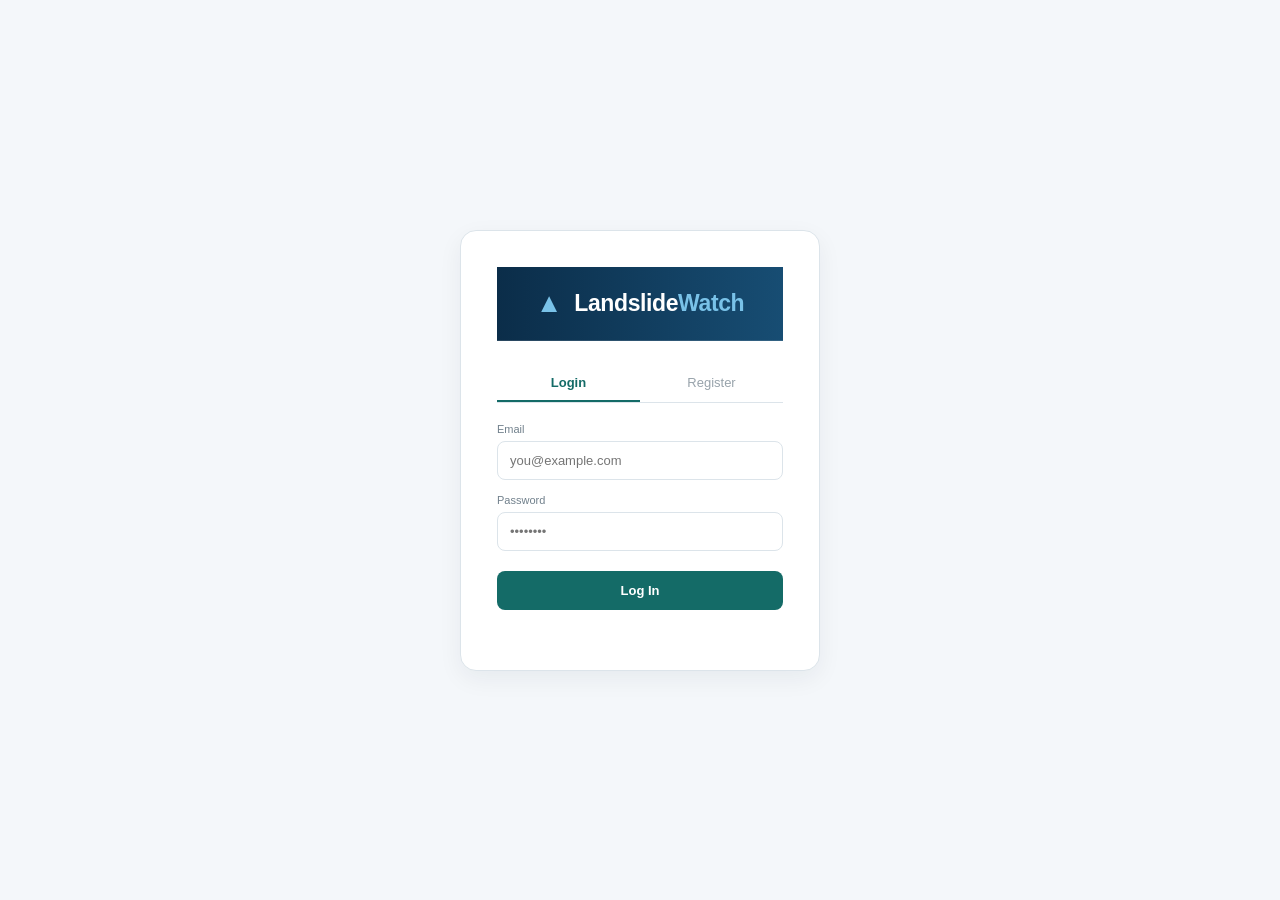
<file: frontend/login.html>
<!DOCTYPE html>
<html lang="en">
<head>
<meta charset="UTF-8" />
<meta name="viewport" content="width=device-width, initial-scale=1.0" />
<title>LandslideWatch | Login</title>
<link rel="stylesheet" href="style.css" />
</head>
<body class="auth-body">
  <div class="auth-card">
    <div class="brand center">
      <div class="logo">▲</div>
      <span>Landslide<span>Watch</span></span>
    </div>

    <div class="auth-tabs">
      <button class="auth-tab active" data-tab="login">Login</button>
      <button class="auth-tab" data-tab="register">Register</button>
    </div>

    <form id="loginForm" class="auth-form">
      <label>Email</label>
      <input type="email" id="loginEmail" required placeholder="you@example.com" />
      <label>Password</label>
      <input type="password" id="loginPassword" required placeholder="••••••••" />
      <button type="submit">Log In</button>
      <p class="auth-error" id="loginError"></p>
    </form>

    <form id="registerForm" class="auth-form hidden">
      <label>Name</label>
      <input type="text" id="regName" required placeholder="Your name" />
      <label>Email</label>
      <input type="email" id="regEmail" required placeholder="you@example.com" />
      <label>Password</label>
      <input type="password" id="regPassword" required placeholder="Minimum 8 characters" />
      <button type="submit">Create Account</button>
      <p class="auth-error" id="registerError"></p>
    </form>
  </div>

  <script src="config.js"></script>
  <script src="auth.js"></script>
</body>
</html>
</file>
<file: frontend/style.css>
@import url('https://fonts.googleapis.com/css2?family=Inter:wght@400;500;600;700;800;900&display=swap');

:root{
  --teal-900:#0c3436;
  --teal-800:#103f43;
  --teal-700:#146b67;
  --teal-600:#1a7f79;
  --teal-100:#e6f2f1;
  --ink:#161f27;
  --muted:#6b7885;
  --muted-2:#98a3ab;
  --bg:#f7f9fa;
  --card:#ffffff;
  --border:#e9edf0;

  --low:#41a36f;
  --moderate:#efb431;
  --high:#f0802d;
  --critical:#e5484d;
  --other:#9baab5;

  --radius-sm:8px;
  --radius-md:12px;
  --radius-lg:16px;

  --space-1:4px;
  --space-2:8px;
  --space-3:14px;
  --space-4:20px;
  --space-5:28px;
  --space-6:36px;

  --shadow-sm:0 1px 2px rgba(16,40,50,.04);
  --shadow-md:0 8px 24px rgba(16,40,50,.06);
  --shadow-lg:0 16px 40px rgba(16,40,50,.10);

  --ease:cubic-bezier(.4,0,.2,1);
}

*{box-sizing:border-box;margin:0;padding:0}

body{
  font-family:'Inter',Segoe UI,Arial,sans-serif;
  background:var(--bg);
  color:var(--ink);
  -webkit-font-smoothing:antialiased;
  font-variant-numeric:tabular-nums;
}

.app{min-height:100vh;display:flex}

/* ---------- Sidebar ---------- */
.sidebar{
  width:222px;
  background:linear-gradient(180deg,#f2f6f7 0%,#eef3f4 46%,var(--teal-900) 100%);
  border-right:1px solid var(--border);
  display:flex;
  flex-direction:column;
}
.brand{
  height:64px;
  background:var(--teal-800);
  color:#fff;
  display:flex;
  align-items:center;
  padding:0 20px;
  font-weight:800;
  font-size:18px;
  letter-spacing:-.2px;
  gap:9px;
}
.brand .logo{color:#65c4a7;font-size:21px}
.brand span span{color:#7fd0b9;font-weight:600}

.nav{padding:14px 10px}
.nav-item,.alert-link{
  width:100%;
  border:0;
  background:transparent;
  text-align:left;
  padding:12px 14px;
  margin:2px 0;
  border-radius:var(--radius-sm);
  color:#465563;
  font-size:13.5px;
  font-weight:500;
  cursor:pointer;
  transition:background .15s var(--ease),color .15s var(--ease);
}
.nav-item:hover{background:rgba(20,107,103,.08);color:var(--teal-800)}
.nav-item.active{background:var(--teal-700);color:#fff;font-weight:600}

.side-section{margin:14px 10px;padding:4px 2px}
.side-section p{font-size:10.5px;font-weight:700;letter-spacing:.6px;text-transform:uppercase;color:#7c8994;margin-bottom:8px;padding:0 10px}
.alert-link{padding:10px;font-size:12.5px;border-radius:var(--radius-sm)}
.alert-link:hover{background:rgba(20,107,103,.06)}
.alert-link.danger{background:#fdf0f1;color:#c23945}
.alert-link.danger:hover{background:#fce3e5}
.quick-side{background:transparent;color:#dff2ef;padding-top:4px}
.quick-side p{color:#a9c9c6}
.quick-side .alert-link{color:#eafffb;font-weight:500}
.quick-side .alert-link:hover{background:rgba(255,255,255,.08)}

.sidebar-footer{margin-top:auto;padding:22px 18px;color:#eaf5f3;font-size:22px;display:flex;gap:10px;align-items:center;opacity:.85}
.sidebar-footer span{font-size:9.5px;line-height:1.5;font-weight:500;letter-spacing:.2px}

/* ---------- Main / Topbar ---------- */
.main{flex:1;min-width:0}
.topbar{height:64px;background:var(--teal-800);color:#fff;display:flex;align-items:center;padding:0 26px;gap:20px}
.menu-btn{display:none}
.search{width:400px;display:flex;background:rgba(255,255,255,.06);border:1px solid rgba(255,255,255,.14);border-radius:var(--radius-sm);overflow:hidden;transition:border-color .15s var(--ease)}
.search:focus-within{border-color:rgba(255,255,255,.35)}
.search input{flex:1;background:transparent;border:0;padding:11px 14px;color:#fff;outline:0;font-family:inherit}
.search input::placeholder{color:#a9bcc0}
.search button{border:0;width:44px;background:transparent;color:#cfe4e2;font-size:17px;cursor:pointer}

#locationSelect{background:transparent;border:0;color:#fff;padding:11px 14px;font-size:13.5px;width:100%;outline:0;cursor:pointer;font-weight:500}
#locationSelect option{color:var(--ink)}

.top-actions{margin-left:auto;display:flex;align-items:center;gap:24px}
.notification-wrap{position:relative}
.notification-dropdown{
  display:none;
  position:absolute;
  top:36px;
  right:0;
  width:320px;
  max-height:380px;
  overflow-y:auto;
  background:#fff;
  color:var(--text,#1a2b33);
  border-radius:10px;
  box-shadow:0 12px 32px rgba(10,40,65,0.25);
  z-index:60;
  border:1px solid rgba(10,40,65,0.08);
}
.notification-dropdown.show{display:block}
.notification-dropdown-header{
  display:flex;
  justify-content:space-between;
  align-items:center;
  padding:14px 16px;
  border-bottom:1px solid #eef1f2;
  font-size:13px;
}
.notification-dropdown-header span{font-size:11px;color:#8a97a1;font-weight:500}
#notificationList{padding:8px;}
#notificationList .alert-card{margin-bottom:8px;}
.bell{background:transparent;border:0;color:#cfe4e2;font-size:19px;position:relative;cursor:pointer}
.bell span{display:none}
.bell.has-alerts span{display:inline-block}
.bell span{position:absolute;right:-7px;top:-7px;background:var(--critical);border-radius:50%;font-size:9px;padding:2px 5px;font-weight:700;color:#fff}
.profile-wrap{position:relative}
.profile{
  display:flex;gap:8px;align-items:center;font-size:11px;
  background:transparent;border:0;cursor:pointer;padding:2px;
  border-radius:50%;
}
.profile-text,.profile-caret{display:none}
.avatar{width:32px;height:32px;border-radius:50%;background:#5b6672;color:#fff;display:grid;place-items:center;font-weight:700;font-size:13px;text-transform:lowercase}
.avatar-lg{width:44px;height:44px;font-size:16px}

.bell{background:transparent;border:0;color:var(--navy-dark,#12313f);position:relative;cursor:pointer;display:grid;place-items:center;padding:6px;border-radius:50%}
.bell:hover{background:#f1f4f6}

.profile-dropdown{
  display:none;
  position:absolute;
  top:48px;
  right:0;
  width:260px;
  background:#fff;
  border-radius:12px;
  box-shadow:0 12px 32px rgba(10,40,65,0.22);
  border:1px solid rgba(10,40,65,0.08);
  z-index:60;
  padding:16px;
}
.profile-dropdown.show{display:block}
.profile-dropdown-header{display:flex;gap:12px;align-items:center;margin-bottom:12px}
.profile-dropdown-header strong{display:block;font-size:13.5px;color:var(--navy-dark,#12313f)}
.profile-dropdown-header span{display:block;font-size:11px;color:#6b7c85;margin-top:2px;word-break:break-all}
.profile-dropdown-role{font-size:12px;color:#4a5c65;padding:10px 0;border-top:1px solid #eef1f2;border-bottom:1px solid #eef1f2;margin-bottom:12px}
.profile-dropdown-logout{
  width:100%;
  padding:10px;
  border-radius:8px;
  border:1px solid #e2c9c9;
  background:#fdf4f4;
  color:#c0392b;
  font-weight:600;
  font-size:12.5px;
  cursor:pointer;
}
.profile-dropdown-logout:hover{background:#fbe4e4}

/* ---------- Content ---------- */
.content{padding:32px 36px 40px;max-width:1400px}

.welcome{display:flex;justify-content:space-between;align-items:flex-start;margin-bottom:28px}
.welcome h1{font-size:26px;font-weight:800;letter-spacing:-.5px}
.welcome p{font-size:13px;color:var(--muted);margin-top:6px;font-weight:400}
.prototype-tag{font-size:11px;font-weight:600;background:var(--teal-100);color:var(--teal-700);padding:7px 13px;border-radius:20px;white-space:nowrap}

/* ---------- Metrics: numbers are the hero ---------- */
.metrics{display:grid;grid-template-columns:repeat(4,1fr);gap:16px;margin-bottom:20px}
.metric-card{
  background:var(--card);
  border:1px solid var(--border);
  border-radius:var(--radius-md);
  padding:22px 20px;
  display:flex;
  flex-direction:column;
  gap:14px;
  min-height:108px;
  box-shadow:var(--shadow-sm);
  transition:box-shadow .2s var(--ease),border-color .2s var(--ease);
}
.metric-card:hover{box-shadow:var(--shadow-md);border-color:#dde5e8}
.metric-card > div:first-child{display:flex;align-items:center;gap:10px}
.metric-icon{width:34px;height:34px;border-radius:9px;display:grid;place-items:center;font-size:15px;flex-shrink:0}
.blue{background:#e8f1fb}.green{background:#e6f5ee}.orange{background:#fff4e2}.purple{background:#f2edfc}
.metric-card p{font-size:11.5px;color:var(--muted);font-weight:600;text-transform:uppercase;letter-spacing:.4px}
.metric-card h2{
  font-size:36px;
  font-weight:800;
  letter-spacing:-1px;
  color:var(--ink);
  line-height:1;
}
.metric-card h2 span{font-size:13px;font-weight:600;color:var(--muted-2);letter-spacing:0;margin-left:2px}

.dashboard-grid{display:grid;grid-template-columns:repeat(2,minmax(0,1fr));gap:18px;align-items:start}
.full-width{grid-column:1/-1}

.panel{
  background:var(--card);
  border:1px solid var(--border);
  border-radius:var(--radius-md);
  padding:22px;
  box-shadow:var(--shadow-sm);
}
.panel-title{display:flex;justify-content:space-between;align-items:center;margin-bottom:16px}
.panel-title h3{font-size:14.5px;font-weight:700;letter-spacing:-.1px}
.panel-title span{font-size:11.5px;color:var(--muted-2);font-weight:500}
.panel-title button{
  border:0;background:transparent;color:var(--teal-700);font-size:12px;font-weight:600;
  cursor:pointer;padding:5px 10px;border-radius:6px;transition:background .15s var(--ease);
}
.panel-title button:hover{background:var(--teal-100)}

/* ---------- Risk breakdown ---------- */
.breakdown{display:grid;grid-template-columns:auto 1fr;align-items:center;gap:24px}
.breakdown .panel-title{grid-column:1/-1}
.gauge{
  width:170px;height:85px;border-radius:170px 170px 0 0;
  background:conic-gradient(from 270deg,var(--critical) 0 68%,#eef1f2 68% 100%);
  position:relative;overflow:hidden;
}
.gauge-inner{position:absolute;inset:14px 14px 0;background:#fff;border-radius:150px 150px 0 0;text-align:center;padding-top:36px}
.gauge strong{font-size:34px;font-weight:900;letter-spacing:-1.2px;color:var(--ink)}
.gauge span{font-size:11px;color:var(--muted-2);font-weight:500}
.gauge em{display:block;font-style:normal;font-size:11px;color:var(--critical);margin-top:4px;font-weight:600}

.factor-list h4{font-size:11px;font-weight:700;color:var(--muted);text-transform:uppercase;letter-spacing:.5px;margin-bottom:8px}
.factor-list>div{display:flex;justify-content:space-between;border-bottom:1px solid #f1f3f4;padding:8px 0;font-size:10.5px}
.factor-list span{display:flex;align-items:center}
.factor-list i,.map-legend b{display:inline-block;width:7px;height:7px;border-radius:50%;margin-right:6px}

.low{background:var(--low)}.moderate{background:var(--moderate)}.high{background:var(--high)}
.critical{background:var(--critical)}.other{background:var(--other)}

/* ---------- Rainfall trend ---------- */
.trend-panel{min-height:260px}
.chart{height:150px;position:relative;border-left:1px solid var(--border);border-bottom:1px solid var(--border);margin:14px 6px 28px}
.chart-grid{position:absolute;inset:0;background:repeating-linear-gradient(to bottom,transparent 0 29px,#f2f4f5 30px 31px)}
.bars{position:absolute;inset:8px 10px 22px;display:flex;align-items:end;gap:10px}
.bars i{flex:1;background:var(--teal-700);opacity:.85;border-radius:4px 4px 0 0;transition:opacity .15s var(--ease)}
.bars i:hover{opacity:1}
.chart-labels{position:absolute;bottom:-24px;left:0;right:0;display:flex;justify-content:space-between;font-size:10px;color:var(--muted-2);font-weight:500}
#rainfallSourceLabel.sample-data{color:#b8860b;background:#fff3cd;padding:2px 8px;border-radius:10px;font-weight:700;letter-spacing:.2px}

/* ---------- Alerts / lists ---------- */
.alerts-panel .alert-card,.alert-card{
  padding:12px 14px;border-radius:var(--radius-sm);background:#fbfbfc;margin:9px 0;
  border-left:3px solid var(--other);
}
.alert-card strong{font-size:9.5px;letter-spacing:.5px;text-transform:uppercase;color:var(--muted)}
.alert-card h4{font-size:13.5px;margin:5px 0;font-weight:700}
.alert-card p,.alert-card small{font-size:10.5px;color:var(--muted)}

.insight-panel{min-height:150px}
.insight-panel p{font-size:13px;line-height:1.6;color:var(--muted);background:var(--teal-100);padding:16px;border-radius:var(--radius-sm)}

[id$="List"] p,[id$="Preview"] p,[id$="Bars"] p{font-style:italic;color:var(--muted-2)}

.outline-btn{
  margin-top:14px;padding:10px 16px;background:#fff;border:1px solid var(--teal-600);
  border-radius:var(--radius-sm);color:var(--teal-700);font-size:12px;font-weight:600;
  cursor:pointer;transition:background .15s var(--ease),color .15s var(--ease);
}
.outline-btn:hover{background:var(--teal-700);color:#fff}

.quick-grid{display:grid;grid-template-columns:1fr 1fr;gap:8px}
.quick-grid button{padding:10px;border:1px solid var(--border);border-radius:var(--radius-sm);background:#fff;text-align:left;font-size:11px;color:#33444f}
.quick-grid span{float:right;font-size:16px}

.toast{
  position:fixed;right:24px;bottom:100px;background:var(--teal-800);color:#fff;
  padding:14px 22px;border-radius:var(--radius-sm);box-shadow:var(--shadow-lg);
  transform:translateY(120px);opacity:0;transition:transform .3s var(--ease),opacity .3s var(--ease);
  font-size:12.5px;font-weight:500;
}
.toast.show{transform:translateY(0);opacity:1}

button:focus-visible,input:focus-visible,select:focus-visible{
  outline:2px solid var(--teal-600);
  outline-offset:2px;
}

.view{display:none}
.view.active{display:block;animation:fadeIn .25s var(--ease)}
@keyframes fadeIn{from{opacity:0;transform:translateY(6px)}to{opacity:1;transform:translateY(0)}}

/* ---------- Auth pages ---------- */
.auth-body{display:flex;align-items:center;justify-content:center;min-height:100vh;background:var(--bg)}
.auth-card{background:#fff;border:1px solid var(--border);border-radius:var(--radius-lg);padding:36px;width:360px;box-shadow:var(--shadow-md)}
.brand.center{justify-content:center;color:var(--teal-800);margin-bottom:24px}
.auth-tabs{display:flex;margin-bottom:20px;border-bottom:1px solid var(--border)}
.auth-tab{flex:1;border:0;background:transparent;padding:10px;font-size:13px;color:var(--muted-2);cursor:pointer;border-bottom:2px solid transparent;transition:color .15s var(--ease),border-color .15s var(--ease)}
.auth-tab.active{color:var(--teal-700);border-bottom-color:var(--teal-700);font-weight:700}
.auth-form label{font-size:11px;color:var(--muted);margin-top:14px;display:block;font-weight:500}
.auth-form input{width:100%;padding:11px 12px;margin-top:6px;border:1px solid var(--border);border-radius:var(--radius-sm);font-size:13px;font-family:inherit;transition:border-color .15s var(--ease)}
.auth-form input:focus{outline:0;border-color:var(--teal-600)}
.auth-form button{width:100%;margin-top:20px;padding:12px;background:var(--teal-700);color:#fff;border:0;border-radius:var(--radius-sm);font-size:13px;font-weight:600;cursor:pointer;transition:background .15s var(--ease)}
.auth-form button:hover{background:var(--teal-600)}
.auth-form.hidden{display:none}
.auth-error{color:#c23945;font-size:11px;margin-top:10px;min-height:14px}

/* ---------- Responsive ---------- */
@media(max-width:1000px){
  .dashboard-grid{grid-template-columns:1fr}
  .full-width{grid-column:auto}
  .sidebar{width:64px}
  .brand span,.nav-item span,.side-section,.sidebar-footer span{display:none}
  .brand{padding:0;justify-content:center}
  .nav{padding:8px}
  .nav-item{text-align:center;font-size:18px}
  .metrics{grid-template-columns:repeat(2,1fr)}
  .search{width:45%}
  .content{padding:24px}
}
@media(max-width:650px){
  .dashboard-grid{grid-template-columns:1fr}
  .sidebar{display:none}
  .topbar{padding:0 14px}
  .menu-btn{display:block;background:transparent;border:0;color:#fff;font-size:20px;cursor:pointer}
  .search{width:auto;flex:1}
  .profile-text,.profile-caret{display:none}
  .content{padding:18px}
  .metrics{grid-template-columns:1fr 1fr}
  .metric-card{min-height:88px;padding:16px}
  .breakdown{grid-template-columns:1fr}
  .factor-list{margin-top:14px}
  .quick-grid{grid-template-columns:1fr}
  .welcome h1{font-size:20px}
  .prototype-tag{display:none}
}
.rainfall-chart-container {
  width: 100%;
  height: 220px;
  position: relative;
}

#rainfallChart {
  display: block;
  width: 100%;
  height: 220px;
}

.chart-labels {
  position: static;
  display: flex;
  justify-content: space-between;
  margin-top: 8px;
  padding: 0 10px;
  font-size: 12px;
  color: #7b8790;
}

#rainfallBars {
  width: 100% !important;
  height: 180px !important;
  display: block !important;
}

#rainfallBars svg {
  width: 100% !important;
  height: 180px !important;
  display: block !important;
}
.rainfall-chart-container {
  position: relative;
  width: 100%;
  height: 220px;
}

#rainfallChart {
  width: 100% !important;
  height: 100% !important;
}

/* =========================
   REGIONAL FORECAST
========================= */

.regional-forecast-panel {
  width: 100%;
  padding: 18px;
}

.regional-header {
  display: flex;
  justify-content: space-between;
  align-items: center;
  padding-bottom: 16px;
}

.regional-header h2 {
  font-size: 20px;
  font-weight: 700;
  color: #344450;
}

.regional-header span {
  font-size: 15px;
  color: #687782;
}

.regional-forecast-grid {
  display: grid;
  grid-template-columns: repeat(auto-fit, minmax(280px, 1fr));
  gap: 16px;
}

.region-card {
  border: 1px solid #d4dde1;
  border-radius: 12px;
  padding: 18px;
  background: #ffffff;
  box-shadow: 0 3px 10px rgba(0, 0, 0, 0.04);
  transition: 0.2s ease;
}

.region-card:hover {
  transform: translateY(-3px);
  box-shadow: 0 7px 18px rgba(0, 0, 0, 0.08);
}

.region-top {
  display: flex;
  justify-content: space-between;
  align-items: flex-start;
  margin-bottom: 14px;
}

.region-eta {
  display: block;
  font-size: 11px;
  font-weight: 700;
  text-transform: uppercase;
  letter-spacing: 0.4px;
  color: #8a97a1;
  margin-bottom: 3px;
}

.region-top h3 {
  font-size: 15px;
  font-weight: 700;
  color: #344450;
  margin: 0;
}

.risk-badge {
  padding: 5px 13px;
  border-radius: 20px;
  color: white;
  font-size: 13px;
  font-weight: 700;
  white-space: nowrap;
  flex-shrink: 0;
}

.risk-badge.high {
  background: #ef812d;
}

.risk-badge.moderate {
  background: #e7a826;
}

.risk-badge.low {
  background: #4d9b76;
}

.region-score-row {
  display: flex;
  align-items: center;
  gap: 12px;
  margin-bottom: 12px;
}

.region-score-track {
  flex: 1;
  height: 8px;
  border-radius: 20px;
  background: #eef2f4;
  overflow: hidden;
}

.region-score-fill {
  height: 100%;
  border-radius: 20px;
  transition: width 0.3s ease;
}

.region-score-value {
  font-size: 18px;
  font-weight: 800;
  color: #344450;
  white-space: nowrap;
}

.region-score-value span {
  font-size: 12px;
  font-weight: 600;
  color: #8a97a1;
}

.region-data div {
  display: flex;
  justify-content: space-between;
  align-items: center;
  padding: 9px 0;
  border-bottom: 1px solid #e4eaed;
}

.region-data div:last-child {
  border-bottom: none;
}

.region-data span {
  font-size: 15px;
  color: #5e6c75;
}

.region-data strong {
  font-size: 15px;
  color: #3c4b55;
  font-weight: 600;
}

.forecast-generate-btn {
  padding: 10px 18px;
  border: none;
  border-radius: 8px;
  cursor: pointer;
  font-size: 15px;
  font-weight: 600;
}
/* HIGH RISK ALERT MODAL */

.high-risk-modal {
  display: none;
  position: fixed;
  inset: 0;

  background: rgba(15, 25, 35, 0.55);

  z-index: 9999;

  align-items: center;
  justify-content: center;

  padding: 20px;
}

.high-risk-modal.show {
  display: flex;
}

.high-risk-modal-content {
  width: min(650px, 100%);

  max-height: 80vh;

  overflow-y: auto;

  background: white;

  border-radius: 16px;

  padding: 24px;

  box-shadow: 0 20px 60px rgba(0, 0, 0, 0.25);
}

.high-risk-modal-header {
  display: flex;

  justify-content: space-between;

  align-items: flex-start;

  margin-bottom: 22px;

  padding-bottom: 16px;

  border-bottom: 1px solid #e5e9ec;
}

.high-risk-modal-header h2 {
  font-size: 24px;

  margin: 0 0 6px;
}

.high-risk-modal-header p {
  margin: 0;

  color: #71808a;

  font-size: 14px;
}

.close-modal-btn {
  border: none;

  background: #f1f3f4;

  width: 38px;

  height: 38px;

  border-radius: 50%;

  font-size: 26px;

  cursor: pointer;

  line-height: 30px;
}

.close-modal-btn:hover {
  transform: scale(1.05);
}

.high-risk-alert-card {
  background: #f8fafb;

  padding: 18px;

  border-radius: 10px;

  margin-bottom: 14px;
}

.high-risk-alert-top {
  display: flex;

  justify-content: space-between;

  align-items: center;

  margin-bottom: 10px;
}

.high-risk-alert-top strong {
  font-size: 13px;

  padding: 5px 10px;

  border-radius: 20px;

  background: #fff0f0;

  color: #d93f45;
}

.high-risk-alert-top span {
  font-size: 12px;

  color: #8a97a1;
}

.high-risk-alert-card h3 {
  margin: 0 0 8px;

  font-size: 18px;
}

.high-risk-alert-card p {
  margin: 0;

  font-size: 14px;

  line-height: 1.5;

  color: #53626c;
}

.no-high-risk {
  text-align: center;

  padding: 45px 20px;
}

.no-high-risk div {
  font-size: 45px;
}

.no-high-risk h3 {
  font-size: 21px;
}

.no-high-risk p {
  color: #71808a;

  font-size: 14px;
}

/* =====================================================
   NEW DASHBOARD THEME
   White + Navy Blue Modern Interface
===================================================== */

:root {
  --navy: #123b5d;
  --navy-dark: #0b2d49;
  --navy-light: #eaf2f8;

  --accent: #2d6f95;
  --accent-soft: #dcecf5;

  --bg: #f4f7fa;
  --white: #ffffff;

  --text: #172b3a;
  --muted: #71808c;

  --border: #dce4ea;

  --shadow: 0 8px 30px rgba(15, 45, 70, 0.08);
}


/* =========================
   PAGE BACKGROUND
========================= */

body {
  background: var(--bg);
  color: var(--text);
  font-family: Arial, Helvetica, sans-serif;
}

.app {
  background: var(--bg);
}


/* =========================
   LEFT SIDEBAR
========================= */

.sidebar {
  width: 265px;
  min-width: 265px;

  background:
    linear-gradient(
      180deg,
      #123b5d 0%,
      #174d73 45%,
      #0d324f 100%
    );

  color: white;

  padding: 0;

  box-shadow:
    6px 0 25px rgba(10, 40, 65, 0.18);

  border-right: none;
}


/* =========================
   BRAND
========================= */

.brand {
  min-height: 74px;

  padding: 0 25px;

  display: flex;
  align-items: center;
  gap: 12px;

  background:
    linear-gradient(
      90deg,
      #0b2d49,
      #174d73
    );

  border-bottom:
    1px solid rgba(255,255,255,0.12);
}

.brand .logo {
  color: #79c2e8;
  font-size: 27px;
}

.brand > span {
  font-size: 23px;
  font-weight: 800;
  letter-spacing: -0.4px;
  color: white;
}

.brand span span {
  color: #79c2e8;
}


/* =========================
   MAIN NAVIGATION
========================= */

.nav {
  padding: 18px 13px 10px;
}

.nav-item {
  width: 100%;

  min-height: 52px;

  margin-bottom: 8px;
  padding: 0 16px;

  display: flex;
  align-items: center;
  gap: 13px;

  border: none;
  border-radius: 12px;

  background: transparent;

  color: rgba(255,255,255,0.84);

  font-size: 16px;
  font-weight: 600;

  cursor: pointer;

  transition:
    0.2s ease;
}

.nav-item:hover {
  background: rgba(255,255,255,0.10);

  color: white;

  transform: translateX(3px);
}


/* ACTIVE NAV ITEM */

.nav-item.active {
  background:
    linear-gradient(
      90deg,
      #ffffff,
      #e8f3fa
    );

  color: var(--navy-dark);

  font-weight: 750;

  box-shadow:
    0 6px 18px rgba(0,0,0,0.15);
}


/* =========================
   SIDEBAR SECTIONS
========================= */

.side-section {
  margin: 18px 13px;
  padding-top: 14px;

  border-top:
    1px solid rgba(255,255,255,0.12);
}

.side-section p {
  margin: 0 0 12px 10px;

  color: #9fc7dd;

  font-size: 12px;
  font-weight: 800;

  letter-spacing: 1.1px;

  text-transform: uppercase;
}


/* =========================
   SIDEBAR LINKS
========================= */

.alert-link {
  width: 100%;

  padding: 12px 12px;

  display: block;

  border: none;
  border-radius: 10px;

  background: transparent;

  color: rgba(255,255,255,0.86);

  text-align: left;

  font-size: 15px;
  font-weight: 600;

  cursor: pointer;

  transition: 0.2s ease;
}

.alert-link:hover {
  background: rgba(255,255,255,0.10);

  color: white;

  transform: translateX(3px);
}


/* HIGH RISK BUTTON */

.alert-link.danger {
  margin-top: 5px;

  background:
    linear-gradient(
      90deg,
      rgba(255,255,255,0.18),
      rgba(255,255,255,0.10)
    );

  color: #ffffff;

  border-left:
    4px solid #ff7777;

  box-shadow:
    0 5px 18px rgba(0,0,0,0.10);
}


/* =========================
   QUICK ACTIONS
========================= */

.quick-side {
  padding: 14px 10px;

  background:
    rgba(0,0,0,0.10);

  border-radius: 14px;
}


/* =========================
   SIDEBAR FOOTER
========================= */

.sidebar-footer {
  margin-top: auto;

  padding: 22px 20px;

  background:
    rgba(0,0,0,0.15);

  color: rgba(255,255,255,0.75);

  font-size: 12px;
  line-height: 1.5;

  border-top:
    1px solid rgba(255,255,255,0.10);
}


/* =====================================================
   MAIN AREA
===================================================== */

.main {
  background: var(--bg);
}


/* =========================
   TOP BAR
========================= */

.topbar {
  min-height: 74px;

  padding: 0 34px;

  background: white;

  border-bottom:
    1px solid var(--border);

  box-shadow:
    0 3px 15px rgba(15,45,70,0.04);
}


/* LOCATION SELECT */

.search select,
#locationSelect {
  min-width: 360px;

  padding: 14px 18px;

  border-radius: 10px;

  border:
    1px solid #cfdbe3;

  background:
    #f7fafc;

  color:
    var(--navy-dark);

  font-size: 15px;
  font-weight: 650;

  outline: none;
}


/* =========================
   CONTENT
========================= */

.content {
  padding: 34px 44px 45px;
}


/* =========================
   WELCOME AREA
========================= */

.welcome {
  margin-bottom: 28px;
}

.welcome h1 {
  color: var(--navy-dark);

  font-size: 32px;
  font-weight: 800;

  letter-spacing: -0.6px;

  margin-bottom: 8px;
}

.welcome p {
  color: var(--muted);

  font-size: 16px;
}


/* LIVE BACKEND BADGE */

.prototype-tag {
  padding: 9px 17px;

  border-radius: 30px;

  background:
    var(--accent-soft);

  color:
    var(--navy);

  font-size: 13px;
  font-weight: 750;

  letter-spacing: 0.3px;
}


/* =====================================================
   METRIC CARDS
===================================================== */

.metrics {
  gap: 20px;
  margin-bottom: 25px;
}

.metric-card {
  min-height: 155px;

  padding: 25px;

  background:
    var(--white);

  border:
    1px solid var(--border);

  border-radius: 18px;

  box-shadow:
    var(--shadow);

  transition:
    0.2s ease;
}

.metric-card:hover {
  transform: translateY(-4px);

  box-shadow:
    0 14px 35px rgba(15,45,70,0.12);
}

.metric-card p {
  color:
    #6e7d88;

  font-size: 12px;

  font-weight: 800;

  letter-spacing: 1px;

  text-transform: uppercase;
}

.metric-card h2 {
  margin-top: 7px;

  color:
    var(--navy-dark);

  font-size: 42px;

  font-weight: 800;
}

.metric-card h2 span {
  font-size: 16px;

  color:
    var(--muted);

  font-weight: 600;
}


/* =========================
   METRIC ICONS
========================= */

.metric-icon {
  width: 48px;
  height: 48px;

  border-radius: 14px;

  display: flex;
  align-items: center;
  justify-content: center;

  margin-bottom: 16px;

  font-size: 21px;
}

.metric-icon.blue {
  background: #e5f1f9;
}

.metric-icon.green {
  background: #e5f4ef;
}

.metric-icon.orange {
  background: #fff2df;
}

.metric-icon.purple {
  background: #eeeaff;
}


/* =====================================================
   MAIN PANELS
===================================================== */

.panel {
  background:
    var(--white);

  border:
    1px solid var(--border);

  border-radius:
    18px;

  box-shadow:
    var(--shadow);

  padding:
    25px;
}

.panel-title {
  margin-bottom:
    20px;
}

.panel-title h3 {
  color:
    var(--navy-dark);

  font-size:
    19px;

  font-weight:
    800;
}

.panel-title span {
  color:
    var(--muted);

  font-size:
    14px;

  font-weight:
    600;
}


/* PANEL BUTTONS */

.panel button,
.outline-btn {
  border:
    1px solid #b9cedd;

  border-radius:
    9px;

  background:
    white;

  color:
    var(--navy);

  padding:
    9px 15px;

  font-size:
    13px;

  font-weight:
    750;

  cursor:
    pointer;

  transition:
    0.2s ease;
}

.panel button:hover,
.outline-btn:hover {
  background:
    var(--navy);

  color:
    white;
}


/* =====================================================
   RAINFALL CHART PANEL
===================================================== */

.trend-panel {
  min-height: 360px;
}

.rainfall-chart-container {
  height: 260px;

  position: relative;

  background:
    linear-gradient(
      180deg,
      #fbfdff,
      #f4f8fb
    );

  border-radius:
    12px;

  padding:
    10px;
}


/* =====================================================
   ALERTS
===================================================== */

.alert-card {
  padding:
    15px 17px;

  margin-bottom:
    10px;

  background:
    #f8fbfd;

  border-radius:
    10px;
}

.alert-card h4 {
  color:
    var(--navy-dark);

  font-size:
    15px;

  margin:
    6px 0;
}

.alert-card p {
  color:
    var(--muted);
}


/* =====================================================
   SHELTER PREVIEW
===================================================== */

#shelterPreview p {
  padding:
    15px 16px;

  margin-bottom:
    9px;

  background:
    #eef5f9;

  border-radius:
    10px;

  color:
    #425867;

  font-size:
    14px;
}


/* =====================================================
   RESPONSIVE
===================================================== */

@media (max-width: 1100px) {

  .content {
    padding: 25px;
  }

  .sidebar {
    width: 235px;
    min-width: 235px;
  }

  .search select,
  #locationSelect {
    min-width: 260px;
  }

}
/* =========================================
   FIX AI RISK BREAKDOWN PANEL
========================================= */

.breakdown {
    min-height: 310px !important;
    height: auto !important;
    padding: 28px 34px !important;
    overflow: visible !important;
}


/* Better heading */

.breakdown .panel-title h3 {
    font-size: 24px !important;
    font-weight: 700;
    letter-spacing: 0.2px;
}


/* Recalculate button */

.breakdown .panel-title button {
    font-size: 15px !important;
    font-weight: 600;
    padding: 12px 20px;
}


/* Give the risk gauge enough vertical space */

.breakdown .gauge-wrap {
    min-height: 175px !important;
    display: flex;
    align-items: center;
    overflow: visible !important;
}


/* Risk score */

.breakdown .gauge-inner strong {
    font-size: 42px !important;
    font-weight: 800;
}


/* /100 */

.breakdown .gauge-inner span {
    font-size: 15px !important;
    font-weight: 600;
}


/* Risk label */

.breakdown .gauge-inner em {
    font-size: 13px !important;
    font-weight: 700;
}


/* Explanation heading */

.breakdown .factor-list h4 {
    font-size: 15px !important;
    font-weight: 700;
    letter-spacing: 1px;
}


/* Explanation text */

.breakdown #riskExplanation {
    font-size: 15px !important;
    line-height: 1.5 !important;
    color: #4f6070 !important;
}
/* ==========================================
   MODERN SPEEDOMETER – AI RISK GAUGE
========================================== */

.breakdown .gauge-wrap {
    width: 100%;
    height: 250px;

    display: flex;
    justify-content: center;
    align-items: flex-end;

    padding-top: 10px;

    overflow: visible;
}


/* MAIN METER AREA */

.breakdown .gauge {
    position: relative;

    width: 300px;
    height: 155px;

    border-radius: 300px 300px 0 0;

    overflow: hidden;

    background: conic-gradient(
        from 270deg,
        #6bc9dc 0deg,
        #58bddd 55deg,
        #4388e8 100deg,
        #6d55e8 140deg,
        #323742 140deg,
        #323742 180deg
    );

    box-shadow:
        inset 0 0 20px rgba(255,255,255,0.08),
        0 12px 30px rgba(20, 40, 70, 0.08);
}


/* CREATES THICK OUTER RING */

.breakdown .gauge::before {
    content: "";

    position: absolute;

    width: 258px;
    height: 129px;

    left: 21px;
    bottom: 0;

    border-radius: 258px 258px 0 0;

    background: #1f2633;

    z-index: 1;
}


/* NEEDLE */

.breakdown .gauge::after {
    content: "";

    position: absolute;

    width: 5px;
    height: 78px;

    left: calc(50% - 2.5px);
    bottom: -4px;

    border-radius: 10px;

    background: linear-gradient(
        to top,
        #334155 0%,
        #ff8d8d 45%,
        #ff6b6b 100%
    );

    transform-origin: bottom center;

    /* CURRENT NEEDLE POSITION */
    transform: rotate(28deg);

    z-index: 5;

    box-shadow:
        0 0 8px rgba(255, 100, 100, 0.45);
}


/* DARK INNER PANEL */

.breakdown .gauge-inner {
    position: absolute;

    left: 21px;
    bottom: 0;

    width: 258px;
    height: 129px;

    z-index: 6;

    display: flex;
    flex-direction: column;

    align-items: center;
    justify-content: flex-end;

    padding-bottom: 10px;

    box-sizing: border-box;

    border-radius: 258px 258px 0 0;

    background:
        radial-gradient(
            circle at center,
            rgba(58, 67, 84, 0.25),
            transparent 65%
        );

    overflow: hidden;
}


/* CENTER PIVOT */

.breakdown .gauge-inner::before {
    content: "";

    position: absolute;

    width: 22px;
    height: 22px;

    left: calc(50% - 11px);
    bottom: 76px;

    border-radius: 50%;

    background: #303949;

    border: 5px solid #27303e;

    box-shadow:
        0 0 8px rgba(0,0,0,0.25);

    z-index: 10;
}


/* TICK MARKS */

.breakdown .gauge-inner::after {
    content: "•        •        •        •";

    position: absolute;

    top: 32px;
    left: 0;

    width: 100%;

    text-align: center;

    color: rgba(255,255,255,0.18);

    font-size: 25px;

    letter-spacing: 16px;

    z-index: 2;
}


/* RISK SCORE */

.breakdown .gauge-inner strong {
    position: relative;

    z-index: 12;

    color: #ffffff;

    font-size: 42px;

    font-weight: 800;

    line-height: 1;

    letter-spacing: -2px;

    text-shadow:
        0 3px 8px rgba(0,0,0,0.25);
}


/* HIDE /100 FOR THIS DESIGN */

.breakdown .gauge-inner span {
    display: none;
}


/* RISK LABEL */

.breakdown .gauge-inner em {
    position: relative;

    z-index: 12;

    margin-top: 5px;

    padding: 3px 12px;

    border-radius: 20px;

    font-size: 10px;

    font-weight: 700;

    font-style: normal;

    letter-spacing: 1px;

    color: #aeb9c8;

    background: rgba(255,255,255,0.06);

    text-transform: uppercase;
}
/* =========================================
   AI RISK SPEEDOMETER
========================================= */

.breakdown .gauge-wrap {

    width: 100%;

    min-height: 270px;

    display: flex;

    align-items: center;

    justify-content: center;

    padding: 10px 0 5px;

}


.speedometer {

    width: 360px;

    max-width: 100%;

}


.speedometer svg {

    width: 100%;

    height: auto;

    display: block;

    overflow: visible;

}


/* =========================================
   BACKGROUND ARC
========================================= */

.meter-background {

    fill: none;

    stroke: #d9e0e7;

    stroke-width: 24;

    stroke-linecap: butt;

}


/* =========================================
   ACTIVE ARC
========================================= */

.meter-progress {

    fill: none;

    stroke: url(#meterGradient);

    stroke-width: 24;

    stroke-linecap: butt;

    stroke-dasharray: 100;

    stroke-dashoffset: 100;

    transition:
        stroke-dashoffset 1s ease;

}


/* =========================================
   TICKS
========================================= */

.meter-ticks line {

    stroke: #9da8b5;

    stroke-width: 4;

    stroke-linecap: round;

    opacity: 0.75;

}


/* =========================================
   NEEDLE
========================================= */




.needle {

    stroke: #e16b6b;

    stroke-width: 7;

    stroke-linecap: round;

    filter: drop-shadow(
        0 2px 3px rgba(180, 70, 70, 0.25)
    );

}


.needle-base {

    fill: #dce4eb;

    stroke: #c7d1da;

    stroke-width: 4;

}


.needle-center {

    fill: #536274;

}


/* =========================================
   SCORE
========================================= */

.meter-score {

    fill: #20364d;

    font-size: 48px;

    font-weight: 800;

    letter-spacing: -2px;

    font-family:
        Inter,
        Arial,
        sans-serif;

}


/* =========================================
   RISK LABEL
========================================= */

.meter-label {

    fill: #68798a;

    font-size: 13px;

    font-weight: 800;

    letter-spacing: 2px;

    font-family:
        Inter,
        Arial,
        sans-serif;

}

/* =========================================
   CURRENT ALERTS PANEL (demo-ready styling)
========================================= */

/* Empty / all-clear state, reused for "no alerts" and error states */
.alert-list .alert-empty {
  display: flex;
  flex-direction: column;
  align-items: center;
  text-align: center;
  padding: 32px 16px 20px;
}

.alert-list .alert-empty .alert-empty-icon {
  width: 50px;
  height: 50px;
  border-radius: 50%;
  background: var(--accent-soft, #dcecf5);
  color: var(--accent, #2d6f95);
  display: flex;
  align-items: center;
  justify-content: center;
  font-size: 22px;
  font-weight: 800;
  margin-bottom: 12px;
}

.alert-list .alert-empty h4 {
  color: var(--navy-dark, #0b2d49);
  font-size: 15px;
  font-weight: 800;
  margin: 0 0 4px;
  font-style: normal;
}

.alert-list .alert-empty span {
  color: var(--muted, #71808c);
  font-size: 12.5px;
  font-style: normal;
}

/* Alert cards with severity accent */
.alert-list .alert-card {
  display: flex;
  gap: 12px;
  align-items: flex-start;
  padding: 14px 16px;
  border-radius: 12px;
  background: #f8fbfd;
  margin-bottom: 10px;
  border-left: 4px solid var(--sev-color, var(--accent, #2d6f95));
  transition: transform .15s ease, box-shadow .15s ease;
}

.alert-list .alert-card:hover {
  transform: translateY(-1px);
  box-shadow: 0 6px 16px rgba(15, 45, 70, 0.08);
}

.alert-list .alert-card .alert-icon {
  font-size: 16px;
  line-height: 1;
  margin-top: 3px;
  flex-shrink: 0;
}

.alert-list .alert-card .alert-body {
  flex: 1;
  min-width: 0;
}

.alert-list .alert-badge {
  display: inline-block;
  font-size: 10px;
  font-weight: 800;
  letter-spacing: .4px;
  padding: 3px 9px;
  border-radius: 999px;
  text-transform: uppercase;
  color: #fff;
  background: var(--sev-color, var(--accent, #2d6f95));
  margin-bottom: 6px;
  font-style: normal;
}

.alert-list .alert-card h4 {
  color: var(--navy-dark, #0b2d49);
  font-size: 14.5px;
  font-weight: 800;
  margin: 0 0 4px;
}

.alert-list .alert-card p {
  color: #47575f;
  font-size: 12.5px;
  line-height: 1.45;
  margin: 0 0 6px;
  font-style: normal;
}

.alert-list .alert-card small {
  color: var(--muted, #71808c);
  font-size: 11px;
  font-weight: 700;
  font-style: normal;
}


/* =========================================
   AI RISK BREAKDOWN — factor bars
   (replaces raw "X contributed Y pts" text
   with a readable visual breakdown)
========================================= */

.explanation-placeholder {
  font-size: 14px;
  color: #53626c;
  padding: 6px 0;
  line-height: 1.5;
}

/* Override the legacy ".factor-list>div{display:flex}" rule — #riskExplanation
   is a direct child of .factor-list and was being forced into a horizontal
   flex row, squeezing the heading and factor rows side by side. */
#riskExplanation {
  display: block;
  justify-content: normal;
  border-bottom: none;
  padding: 0;
  font-size: inherit;
}

.explanation-intro {
  font-size: 11px;
  font-weight: 700;
  letter-spacing: .5px;
  text-transform: uppercase;
  color: var(--muted, #71808c);
  margin-bottom: 14px;
}

.factor-row {
  margin-bottom: 14px;
}

.factor-row:last-child {
  margin-bottom: 0;
}

.factor-row-top {
  display: flex;
  align-items: center;
  gap: 8px;
  margin-bottom: 6px;
}

.factor-dot {
  width: 8px;
  height: 8px;
  border-radius: 50%;
  flex-shrink: 0;
}

.factor-name {
  font-size: 13.5px;
  font-weight: 700;
  color: var(--navy-dark, #0b2d49);
}

.factor-row-bottom {
  display: flex;
  align-items: center;
  gap: 10px;
}

.factor-value {
  font-size: 12.5px;
  font-weight: 800;
  color: var(--navy-dark, #0b2d49);
  white-space: nowrap;
  flex-shrink: 0;
}

.factor-bar-track {
  flex: 1;
  height: 6px;
  border-radius: 999px;
  background: #eef2f5;
  overflow: hidden;
}

.factor-bar-fill {
  height: 100%;
  border-radius: 999px;
  transition: width .6s ease;
}

.explanation-fallback {
  font-size: 14px;
  line-height: 1.5;
  color: #4f6070;
}


/* =========================================
   NOTIFICATION BELL DROPDOWN
========================================= */

.notification-wrap {
  position: relative;
}

.notification-dropdown {
  display: none;
  position: absolute;
  top: calc(100% + 14px);
  right: -10px;
  width: 320px;
  max-height: 380px;
  overflow-y: auto;
  background: var(--white, #fff);
  border: 1px solid var(--border, #dce4ea);
  border-radius: 14px;
  box-shadow: var(--shadow, 0 8px 30px rgba(15, 45, 70, 0.12));
  padding: 16px;
  z-index: 60;
}

.notification-dropdown.show {
  display: block;
}

.notification-dropdown-header {
  display: flex;
  justify-content: space-between;
  align-items: baseline;
  margin-bottom: 12px;
}

.notification-dropdown-header strong {
  font-size: 14px;
  color: var(--navy-dark, #0b2d49);
}

.notification-dropdown-header span {
  font-size: 11.5px;
  font-weight: 600;
  color: var(--muted, #71808c);
}
/* ---------- About view ---------- */
.about-back{
  background:transparent;border:0;color:var(--teal-700);font-size:13px;font-weight:600;
  cursor:pointer;padding:0;margin-bottom:18px;
}
.about-back:hover{text-decoration:underline}

.about-title{display:flex;align-items:flex-start;gap:14px;margin-bottom:20px;}
.about-title-icon{
  width:44px;height:44px;border-radius:50%;background:var(--teal-800);color:#fff;
  display:grid;place-items:center;font-size:20px;flex-shrink:0;
}
.about-title h1{font-size:26px;color:var(--ink);margin:0 0 2px;}
.about-title p{font-size:13.5px;color:var(--muted);margin:0;}

.about-hero{
  display:grid;grid-template-columns:1.1fr 1.3fr;gap:24px;background:var(--card);
  border:1px solid var(--border);border-radius:var(--radius-lg);padding:20px;margin-bottom:22px;
}
.about-hero-image{position:relative;border-radius:var(--radius-md);overflow:hidden;min-height:220px;}
.about-hero-image img{width:100%;height:100%;object-fit:cover;position:absolute;inset:0;}
.about-hero-overlay{
  position:relative;z-index:1;height:100%;display:flex;flex-direction:column;justify-content:flex-end;
  gap:6px;padding:18px;background:linear-gradient(0deg,rgba(10,25,20,.55) 0%,rgba(10,25,20,0) 60%);
  min-height:220px;color:#fff;
}
.about-hero-logo{font-size:30px;line-height:1;}
.about-hero-overlay span{font-size:20px;font-weight:800;}
.about-hero-text{display:flex;flex-direction:column;justify-content:center;gap:14px;}
.about-hero-text p{font-size:13.5px;line-height:1.65;color:var(--muted);margin:0;padding-bottom:14px;border-bottom:1px solid var(--border);}
.about-hero-text p:last-child{border-bottom:0;padding-bottom:0;}

.about-grid{display:grid;grid-template-columns:2fr 1fr;gap:20px;align-items:start;}
.about-panel-heading{display:flex;align-items:center;gap:12px;margin-bottom:6px;}
.about-panel-icon{
  width:34px;height:34px;border-radius:9px;background:var(--teal-100);color:var(--teal-800);
  display:grid;place-items:center;font-size:15px;flex-shrink:0;
}
.about-panel-heading h2{font-size:16px;color:var(--ink);margin:0;}
.about-panel-heading p{font-size:12px;color:var(--muted);margin:2px 0 0;}
.about-calc-desc{font-size:12.5px;color:var(--muted);line-height:1.6;margin:10px 0 18px;}

.about-factor-grid{display:grid;grid-template-columns:repeat(4,1fr);gap:14px;}
.about-factor-card{
  border:1px solid var(--border);border-radius:var(--radius-md);padding:14px;
  background:#fff;display:flex;flex-direction:column;
}
.about-factor-top{display:flex;justify-content:space-between;align-items:flex-start;margin-bottom:10px;gap:6px;}
.about-factor-icon{
  width:34px;height:34px;border-radius:9px;background:var(--factor-tint,#eef2f4);
  display:grid;place-items:center;font-size:15px;
}
.about-factor-badge{font-size:9.5px;font-weight:700;padding:3px 7px;border-radius:20px;white-space:nowrap;}
.about-factor-card h3{font-size:14px;color:var(--ink);margin:0 0 2px;}
.about-factor-pct{font-size:22px;font-weight:800;color:var(--factor-color,var(--ink));}
.about-factor-label{font-size:10.5px;color:var(--muted-2);margin:0 0 10px;}
.about-factor-card h4{font-size:10px;font-weight:700;text-transform:uppercase;letter-spacing:.4px;color:var(--muted);margin:0 0 6px;}
.about-factor-card ul{margin:0 0 12px;padding-left:16px;}
.about-factor-card ul li{font-size:11.5px;color:var(--muted);line-height:1.6;}
.about-why{background:var(--factor-tint,#eef2f4);border-radius:var(--radius-sm);padding:10px;margin-top:auto;}
.about-why strong{display:block;font-size:10.5px;color:var(--factor-color,var(--ink));margin-bottom:4px;}
.about-why p{font-size:11px;color:var(--muted);margin:0;line-height:1.5;}

.about-side{display:flex;flex-direction:column;gap:20px;}
.about-side-panel h2{font-size:14.5px;}

.about-formula-box{background:var(--teal-100);border-radius:var(--radius-sm);padding:14px;margin-top:10px;}
.about-formula-box strong{display:block;font-size:13px;color:var(--teal-800);line-height:1.5;}
.about-formula-where{font-size:11px;color:var(--muted);margin:10px 0 4px;}
.about-formula-legend{display:grid;grid-template-columns:1fr 1fr;gap:4px;font-size:11.5px;color:var(--ink);}
.about-formula-note{font-size:10.5px;color:var(--muted-2);margin:10px 0 0;font-style:italic;}

.about-priority-list{display:flex;flex-direction:column;gap:10px;margin-top:8px;}
.about-priority-row{display:flex;align-items:center;gap:10px;}
.about-priority-num{
  width:24px;height:24px;border-radius:50%;background:#fbeee0;color:#c07a17;
  font-size:10.5px;font-weight:800;display:grid;place-items:center;flex-shrink:0;
}
.about-priority-icon{font-size:14px;flex-shrink:0;}
.about-priority-text{flex:1;display:flex;flex-direction:column;line-height:1.3;}
.about-priority-text b{font-size:12.5px;color:var(--ink);}
.about-priority-text small{font-size:10.5px;color:var(--muted-2);}

.about-level-grid{display:grid;grid-template-columns:repeat(2,1fr);gap:8px;margin-top:8px;}
.about-level-chip{
  border-radius:var(--radius-sm);padding:10px 8px;text-align:center;font-size:11px;font-weight:700;line-height:1.5;
}

@media (max-width:1100px){
  .about-hero{grid-template-columns:1fr;}
  .about-grid{grid-template-columns:1fr;}
  .about-factor-grid{grid-template-columns:repeat(2,1fr);}
}

/* ============================================================
   AI ASSISTANT WIDGET (bottom-right chat)
   ============================================================ */
.assistant-widget{
  position:fixed;right:24px;bottom:24px;z-index:500;
  font-family:inherit;
}

.assistant-toggle{
  width:58px;height:58px;border-radius:50%;border:none;cursor:pointer;
  background:linear-gradient(135deg,var(--teal-600),var(--teal-800));
  color:#fff;font-size:24px;display:flex;align-items:center;justify-content:center;
  box-shadow:var(--shadow-lg);transition:transform .2s var(--ease),opacity .2s var(--ease);
  position:relative;
}
.assistant-toggle:hover{transform:scale(1.06)}
.assistant-toggle.hide{transform:scale(.4);opacity:0;pointer-events:none;position:absolute;}
.assistant-toggle-dot{
  position:absolute;top:2px;right:2px;width:12px;height:12px;border-radius:50%;
  background:var(--critical);border:2px solid #fff;
}

.assistant-panel{
  position:absolute;right:0;bottom:74px;width:360px;max-width:calc(100vw - 32px);
  height:520px;max-height:70vh;background:var(--card);border-radius:var(--radius-lg);
  box-shadow:var(--shadow-lg);border:1px solid var(--border);
  display:flex;flex-direction:column;overflow:hidden;
  transform:translateY(16px) scale(.97);opacity:0;pointer-events:none;
  transition:transform .2s var(--ease),opacity .2s var(--ease);
}
.assistant-panel.show{transform:translateY(0) scale(1);opacity:1;pointer-events:auto;}

.assistant-header{
  background:linear-gradient(135deg,var(--teal-700),var(--teal-900));
  color:#fff;padding:14px 16px;display:flex;align-items:center;justify-content:space-between;
  flex-shrink:0;
}
.assistant-header-title{display:flex;align-items:center;gap:8px;font-size:13.5px;font-weight:700;}
.assistant-avatar{
  width:26px;height:26px;border-radius:8px;background:rgba(255,255,255,.15);
  display:flex;align-items:center;justify-content:center;font-size:13px;
}
.assistant-close{
  background:none;border:none;color:#fff;font-size:20px;line-height:1;cursor:pointer;
  opacity:.85;padding:2px 4px;
}
.assistant-close:hover{opacity:1}

.assistant-messages{
  flex:1;overflow-y:auto;padding:14px 14px 4px;display:flex;flex-direction:column;gap:10px;
  background:var(--bg);
}
.assistant-msg{
  max-width:85%;padding:9px 12px;border-radius:12px;font-size:12.5px;line-height:1.5;
}
.assistant-msg.bot{
  align-self:flex-start;background:#fff;border:1px solid var(--border);color:var(--ink);
  border-bottom-left-radius:4px;
}
.assistant-msg.user{
  align-self:flex-end;background:var(--teal-600);color:#fff;border-bottom-right-radius:4px;
}

.assistant-quick-replies{
  display:flex;flex-wrap:wrap;gap:6px;padding:8px 14px;background:var(--bg);flex-shrink:0;
}
.assistant-chip{
  border:1px solid var(--teal-600);color:var(--teal-700);background:#fff;
  padding:6px 10px;border-radius:999px;font-size:11.5px;cursor:pointer;
  transition:background .15s var(--ease),color .15s var(--ease);
}
.assistant-chip:hover{background:var(--teal-600);color:#fff}

.assistant-input-row{
  display:flex;gap:8px;padding:12px;border-top:1px solid var(--border);background:#fff;flex-shrink:0;
}
.assistant-input-row input{
  flex:1;border:1px solid var(--border);border-radius:999px;padding:10px 14px;
  font-size:12.5px;font-family:inherit;outline:none;
}
.assistant-input-row input:focus{border-color:var(--teal-600)}
.assistant-send{
  width:38px;height:38px;border-radius:50%;border:none;background:var(--teal-600);color:#fff;
  font-size:15px;cursor:pointer;display:flex;align-items:center;justify-content:center;flex-shrink:0;
  transition:background .15s var(--ease);
}
.assistant-send:hover{background:var(--teal-700)}

@media (max-width:520px){
  .assistant-widget{right:16px;bottom:16px;}
  .assistant-panel{
    width:calc(100vw - 24px);height:calc(100vh - 110px);max-height:none;bottom:70px;
  }
}
</file>
